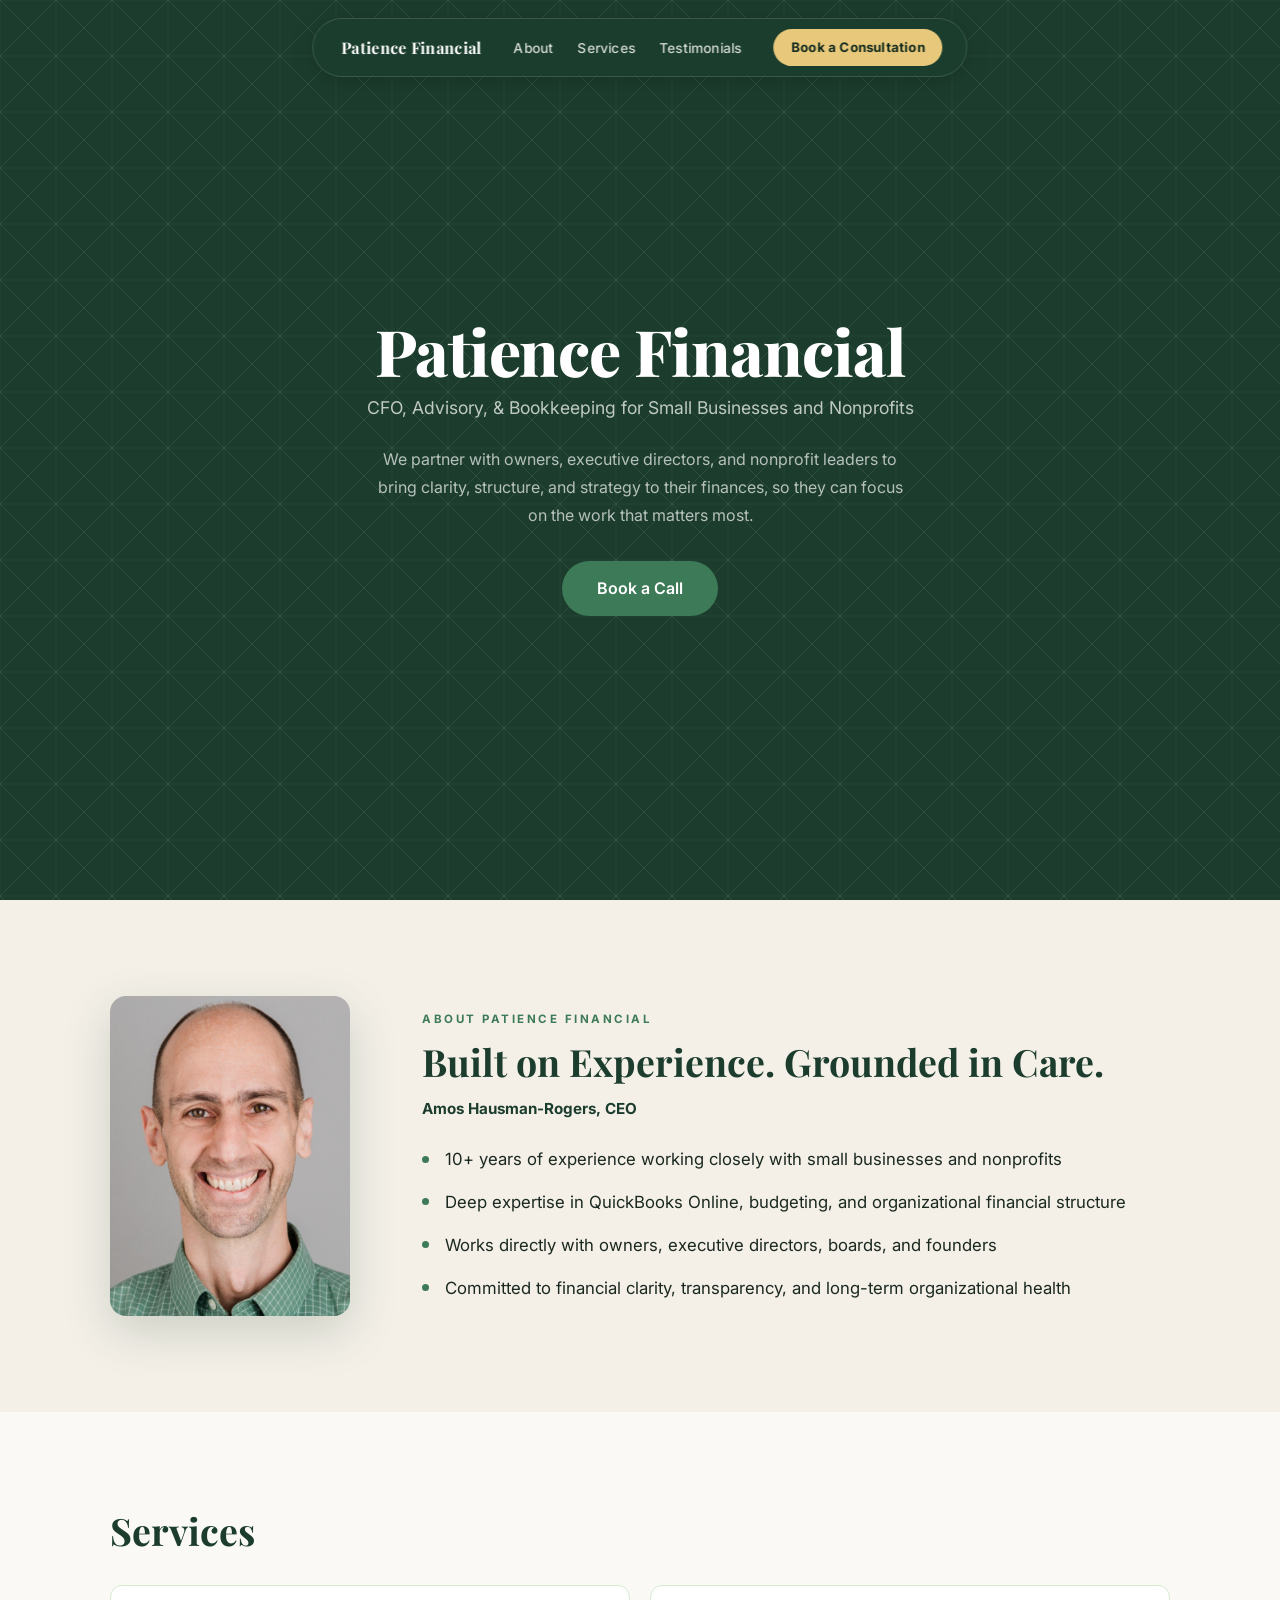
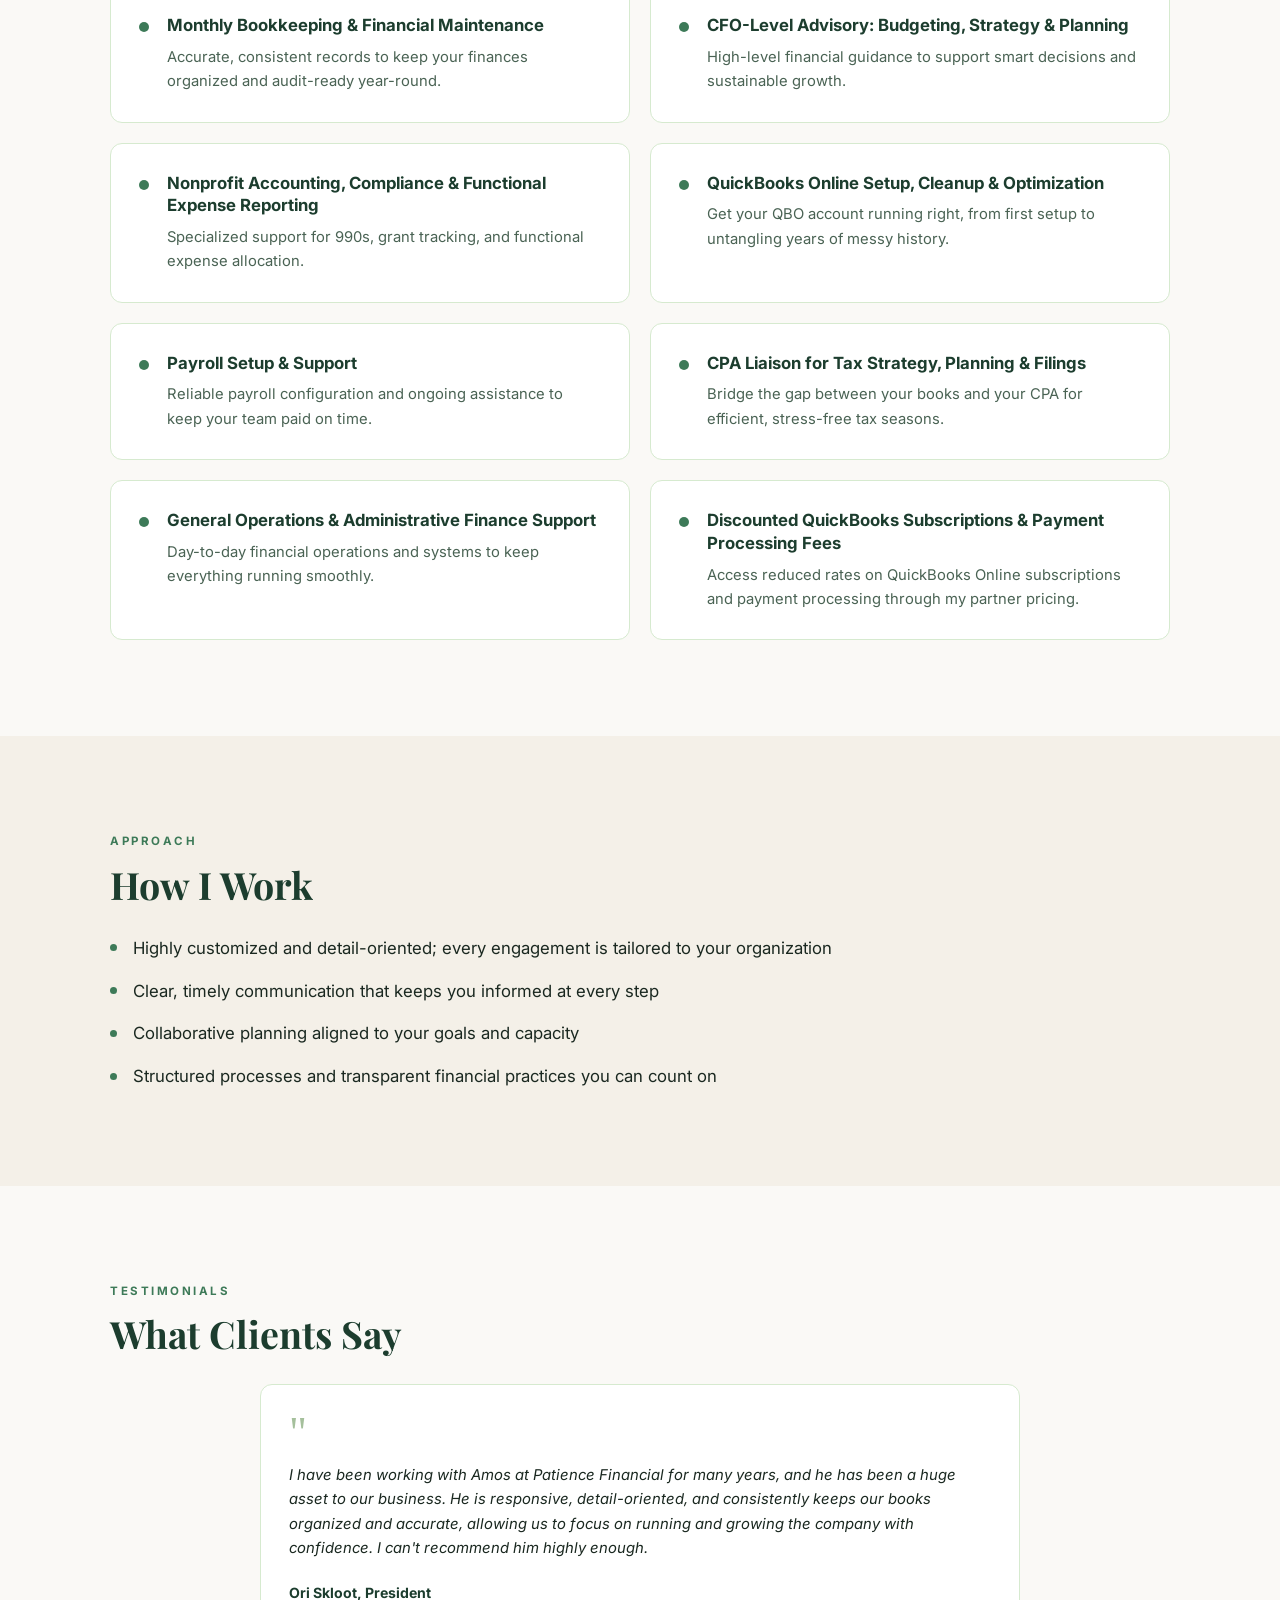
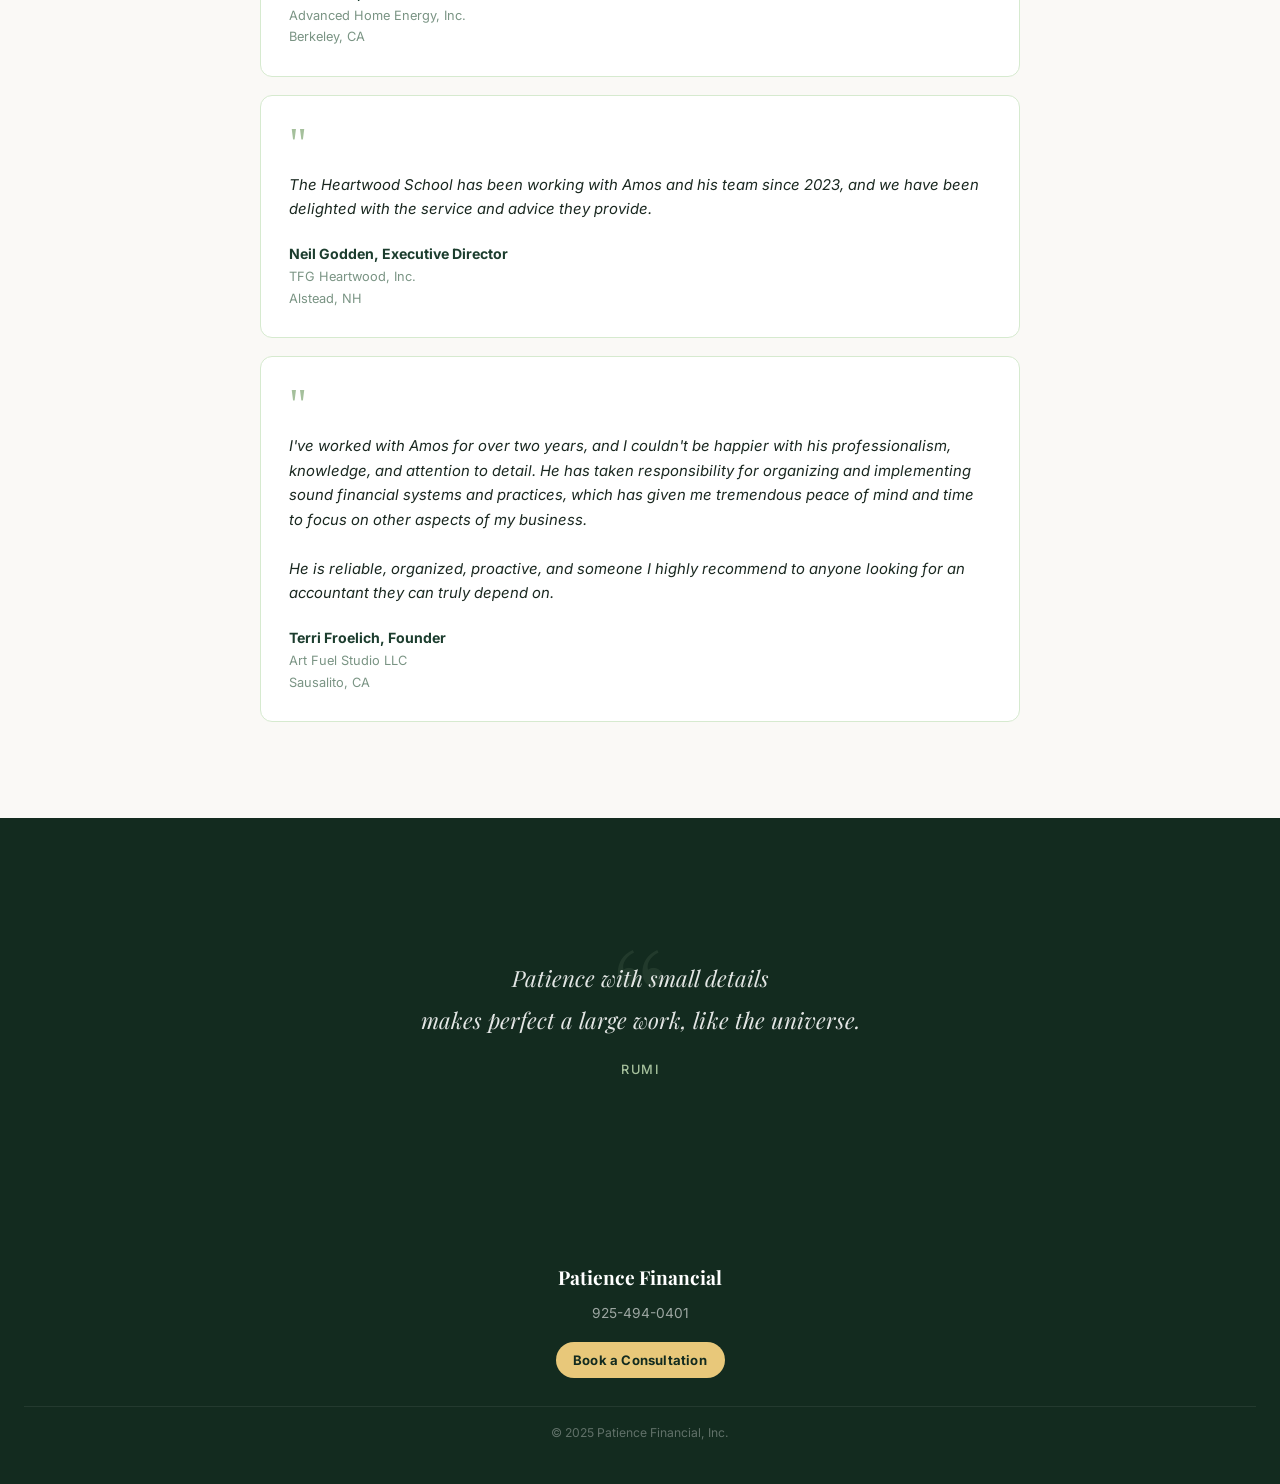
<file: index.html>
<!DOCTYPE html>
<html lang="en">
<head>
  <meta charset="UTF-8" />
  <meta name="viewport" content="width=device-width, initial-scale=1.0" />
  <title>Patience Financial | Amos Hausman-Rogers</title>
  <link rel="preconnect" href="https://fonts.googleapis.com">
  <link rel="preconnect" href="https://fonts.gstatic.com" crossorigin>
  <link href="https://fonts.googleapis.com/css2?family=Inter:wght@400;500;600;700&family=Playfair+Display:ital,wght@0,700;0,800;1,400;1,500&display=swap" rel="stylesheet">
  <style>
    /* ===== RESET & BASE ===== */
    *, *::before, *::after { box-sizing: border-box; margin: 0; padding: 0; }

    :root {
      --deep:        #1c3d2e;
      --deep-2:      #132b1f;
      --mid:         #2d5a42;
      --accent:      #3d7a58;
      --sage:        #a5c09c;
      --sage-light:  #d6eacf;
      --cream:       #f4f0e8;
      --off-white:   #faf9f6;
      --white:       #ffffff;
      --text:        #1a2820;
      --text-mid:    #4a6354;
      --text-light:  #7a9484;
      --radius:      12px;
      --trans:       0.28s ease;
      --font:        'Inter', system-ui, -apple-system, sans-serif;
      --font-serif:  'Playfair Display', Georgia, serif;
    }

    html { scroll-behavior: smooth; }

    body {
      font-family: var(--font);
      color: var(--text);
      background: var(--white);
      line-height: 1.7;
      overflow-x: hidden;
    }

    /* ===== NAVBAR ===== */
    #navbar {
      position: fixed;
      top: 1.1rem;
      left: 50%;
      transform: translateX(-50%);
      z-index: 1000;
      background: rgba(28, 61, 46, 0.82);
      backdrop-filter: blur(16px);
      -webkit-backdrop-filter: blur(16px);
      border: 1px solid rgba(165, 192, 156, 0.22);
      border-radius: 999px;
      padding: 0.65rem 1.5rem 0.65rem 1.75rem;
      display: flex;
      align-items: center;
      gap: 2rem;
      transition: background var(--trans), box-shadow var(--trans);
      box-shadow: 0 4px 24px rgba(0,0,0,0.18);
    }

    #navbar.scrolled {
      background: rgba(19, 43, 31, 0.95);
    }

    .nav-brand {
      font-family: var(--font-serif);
      font-size: 1rem;
      font-weight: 700;
      color: #fff;
      letter-spacing: 0.3px;
      white-space: nowrap;
    }

    .nav-links {
      list-style: none;
      display: flex;
      gap: 1.5rem;
    }

    .nav-links a {
      color: rgba(255,255,255,0.82);
      text-decoration: none;
      font-size: 0.85rem;
      font-weight: 500;
      letter-spacing: 0.2px;
      transition: color var(--trans);
    }

    .nav-links a:hover { color: var(--sage); }

    .nav-cta {
      display: inline-block;
      padding: 0.45rem 1.1rem;
      background: #e8c87a;
      color: var(--deep-2);
      font-family: var(--font);
      font-size: 0.82rem;
      font-weight: 700;
      text-decoration: none;
      border-radius: 999px;
      white-space: nowrap;
      letter-spacing: 0.2px;
      transition: background var(--trans), transform var(--trans);
      flex-shrink: 0;
    }

    .nav-cta:hover {
      background: #f0d690;
      transform: translateY(-1px);
    }

    .nav-toggle {
      display: none;
      background: none;
      border: none;
      color: #fff;
      font-size: 1.35rem;
      cursor: pointer;
      padding: 0.1rem 0.3rem;
      line-height: 1;
    }

    /* ===== SHARED ===== */
    section { padding: 6rem 1.5rem; }

    .container {
      max-width: 1060px;
      margin: 0 auto;
    }

    .section-eyebrow {
      font-size: 0.72rem;
      font-weight: 700;
      letter-spacing: 2.5px;
      text-transform: uppercase;
      color: var(--accent);
      margin-bottom: 0.6rem;
    }

    h2 {
      font-family: var(--font-serif);
      font-size: clamp(1.75rem, 4vw, 2.35rem);
      font-weight: 700;
      color: var(--deep);
      line-height: 1.2;
      margin-bottom: 1.75rem;
    }

    .bullet-list {
      list-style: none;
      display: flex;
      flex-direction: column;
      gap: 1rem;
    }

    .bullet-list li {
      display: flex;
      align-items: flex-start;
      gap: 1rem;
      font-size: 1.05rem;
      color: var(--text);
      line-height: 1.6;
    }

    .bullet-list li::before {
      content: '';
      width: 7px;
      height: 7px;
      background: var(--accent);
      border-radius: 50%;
      flex-shrink: 0;
      margin-top: 0.58rem;
    }

    /* ===== HERO ===== */
    #hero {
      background: var(--deep);
      min-height: 100svh;
      display: flex;
      align-items: center;
      justify-content: center;
      text-align: center;
      position: relative;
      overflow: hidden;
      padding: 8rem 1.5rem 6rem;
    }

    .hero-bg {
      position: absolute;
      inset: 0;
      pointer-events: none;
    }

    .hero-content {
      position: relative;
      z-index: 1;
      max-width: 660px;
    }

    .hero-mark {
      width: 260px;
      height: 260px;
      margin: 0 auto 2rem;
      mix-blend-mode: multiply;
      display: block;
    }

    #hero h1 {
      font-family: var(--font-serif);
      font-size: clamp(2.6rem, 7vw, 4rem);
      font-weight: 800;
      color: #fff;
      line-height: 1.1;
      letter-spacing: -1px;
      margin-bottom: 0.5rem;
    }

    .hero-name {
      font-size: clamp(0.9rem, 2vw, 1rem);
      color: var(--sage);
      letter-spacing: 1.5px;
      text-transform: uppercase;
      font-weight: 500;
      margin-bottom: 1.25rem;
      opacity: 0.85;
    }

    .hero-tagline {
      font-size: clamp(0.95rem, 2.5vw, 1.1rem);
      color: rgba(255,255,255,0.72);
      font-weight: 400;
      margin-bottom: 1.5rem;
      line-height: 1.5;
    }

    .hero-intro {
      font-size: 1rem;
      color: rgba(255,255,255,0.68);
      line-height: 1.75;
      max-width: 540px;
      margin: 0 auto;
    }

    .hero-btn {
      display: inline-block;
      margin-top: 2rem;
      padding: 0.85rem 2.2rem;
      background: var(--accent);
      color: #fff;
      font-family: var(--font);
      font-size: 1rem;
      font-weight: 600;
      text-decoration: none;
      border-radius: 999px;
      transition: background var(--trans), transform var(--trans);
    }

    .hero-btn:hover {
      background: var(--mid);
      transform: translateY(-2px);
    }

    /* ===== QUOTES ===== */
    #quotes {
      background: var(--deep-2);
      padding: 6rem 1.5rem;
    }

    .quotes-inner {
      max-width: 660px;
      margin: 0 auto;
      display: flex;
      flex-direction: column;
      align-items: center;
    }

    .q-item {
      position: relative;
      text-align: center;
      padding: 2.75rem 1rem;
      width: 100%;
    }

    .q-deco {
      font-family: var(--font-serif);
      font-size: 9rem;
      line-height: 1;
      color: var(--sage);
      opacity: 0.1;
      position: absolute;
      top: 0.5rem;
      left: 50%;
      transform: translateX(-50%);
      pointer-events: none;
      user-select: none;
    }

    .q-item blockquote {
      font-family: var(--font-serif);
      font-style: italic;
      font-size: clamp(1.1rem, 2.5vw, 1.3rem);
      color: rgba(255,255,255,0.88);
      line-height: 1.7;
      position: relative;
      z-index: 1;
    }

    .q-featured blockquote {
      font-size: clamp(1.15rem, 2.8vw, 1.4rem);
      line-height: 1.85;
      white-space: pre-line;
    }

    .q-item cite {
      display: block;
      margin-top: 1.1rem;
      font-size: 0.8rem;
      font-style: normal;
      color: var(--sage);
      letter-spacing: 1.5px;
      text-transform: uppercase;
      font-weight: 500;
      position: relative;
      z-index: 1;
    }

    .q-divider {
      display: flex;
      align-items: center;
      gap: 0.75rem;
      width: 100%;
      justify-content: center;
    }

    .q-divider::before,
    .q-divider::after {
      content: '';
      flex: 1;
      max-width: 80px;
      height: 1px;
      background: rgba(165,192,156,0.2);
    }

    .q-divider span {
      color: var(--sage);
      opacity: 0.4;
      font-size: 0.6rem;
      letter-spacing: 4px;
    }

    /* ===== ABOUT ===== */
    #about { background: var(--cream); }

    .about-layout {
      display: grid;
      grid-template-columns: 240px 1fr;
      gap: 4.5rem;
      align-items: center;
    }

    .about-photo {
      width: 100%;
      aspect-ratio: 3 / 4;
      border-radius: 16px;
      overflow: hidden;
      box-shadow: 0 16px 48px rgba(28, 61, 46, 0.18);
      flex-shrink: 0;
    }

    .about-photo img {
      width: 100%;
      height: 100%;
      object-fit: cover;
      object-position: center top;
    }

    .about-mobile-eyebrow {
      display: none;
    }

    .about-title {
      font-size: 0.95rem;
      font-weight: 700;
      color: var(--deep);
      margin: -1rem 0 1.5rem;
    }

    /* ===== SERVICES ===== */
    #services { background: var(--off-white); }

    .svc-list {
      display: grid;
      grid-template-columns: 1fr 1fr;
      gap: 1.25rem;
      margin-top: 2rem;
    }

    .svc-item {
      display: flex;
      align-items: flex-start;
      gap: 1.1rem;
      padding: 1.75rem;
      background: var(--white);
      border-radius: var(--radius);
      border: 1px solid var(--sage-light);
    }

    .svc-dot {
      width: 10px;
      height: 10px;
      background: var(--accent);
      border-radius: 50%;
      flex-shrink: 0;
      margin-top: 0.5rem;
    }

    .svc-item h3 {
      font-size: 1.05rem;
      font-weight: 700;
      color: var(--deep);
      line-height: 1.35;
      margin-bottom: 0.5rem;
    }

    .svc-item p {
      font-size: 0.925rem;
      color: var(--text-mid);
      line-height: 1.65;
    }

    /* ===== HOW I WORK ===== */
    #how { background: var(--cream); }

    /* ===== TESTIMONIALS ===== */
    #testimonials { background: var(--off-white); }

    .testi-grid {
      display: grid;
      grid-template-columns: 1fr;
      gap: 1.1rem;
      margin: 0.5rem auto 0;
      max-width: 760px;
    }

    .testi-card {
      background: var(--white);
      border: 1px solid var(--sage-light);
      border-radius: var(--radius);
      padding: 1.75rem;
    }

    .placeholder-tag {
      display: inline-block;
      font-size: 0.65rem;
      font-weight: 700;
      letter-spacing: 0.8px;
      text-transform: uppercase;
      background: #fef3c7;
      color: #92400e;
      border: 1px solid #fde68a;
      border-radius: 4px;
      padding: 0.2rem 0.55rem;
      margin-bottom: 1rem;
    }

    .quote-glyph {
      font-size: 2.75rem;
      line-height: 0.9;
      color: var(--sage);
      font-family: Georgia, serif;
      margin-bottom: 0.6rem;
    }

    .testi-card blockquote {
      font-size: 0.93rem;
      color: var(--text);
      line-height: 1.65;
      font-style: italic;
      margin-bottom: 1.25rem;
    }

    .testi-name {
      font-weight: 700;
      font-size: 0.88rem;
      color: var(--deep);
    }

    .testi-role {
      font-size: 0.8rem;
      color: var(--text-light);
    }

    /* ===== FOOTER ===== */
    #footer {
      background: var(--deep-2);
      color: rgba(255,255,255,0.62);
      padding: 2.5rem 1.5rem;
      text-align: center;
    }

    .footer-brand {
      font-family: var(--font-serif);
      font-size: 1.2rem;
      font-weight: 700;
      color: #fff;
      margin-bottom: 0.4rem;
    }

    .footer-details {
      font-size: 0.86rem;
      line-height: 1.9;
      margin-bottom: 1rem;
    }

    .footer-details a {
      color: rgba(255,255,255,0.58);
      text-decoration: none;
      transition: color var(--trans);
    }

    .footer-details a:hover { color: var(--sage); }

    .footer-cta {
      margin-bottom: 1.25rem;
    }

    .footer-copy {
      font-size: 0.76rem;
      color: rgba(255,255,255,0.33);
      border-top: 1px solid rgba(255,255,255,0.07);
      padding-top: 1rem;
      margin-top: 0.5rem;
    }

    /* ===== SCROLL FADE IN ===== */
    .fade {
      opacity: 0;
      transform: translateY(22px);
      transition: opacity 0.55s ease, transform 0.55s ease;
    }

    .fade.in {
      opacity: 1;
      transform: none;
    }

    /* ===== RESPONSIVE ===== */
    @media (max-width: 820px) {
      .contact-wrap { grid-template-columns: 1fr; gap: 2rem; }
      .about-layout { grid-template-columns: 1fr; gap: 2rem; }
      .about-mobile-eyebrow { display: block; order: 1; margin-bottom: -0.8rem; }
      .about-photo { order: 2; }
      .about-text { order: 3; }
      .about-text .section-eyebrow { display: none; }
      .about-photo { max-width: 210px; aspect-ratio: 1; border-radius: 50%; margin: 0 auto; }
    }

    @media (max-width: 680px) {
      #navbar {
        display: grid;
        grid-template-columns: minmax(0, 1fr) auto auto;
        border-radius: 14px;
        top: 0.75rem;
        padding: 0.6rem 0.7rem;
        gap: 0.45rem;
        max-width: calc(100% - 1.5rem);
        width: calc(100% - 1.5rem);
      }

      .nav-brand {
        grid-column: 1;
        grid-row: 1;
        font-size: 0.92rem;
        overflow: hidden;
        text-overflow: ellipsis;
      }

      .nav-cta {
        grid-column: 2;
        grid-row: 1;
        justify-self: end;
        text-align: center;
        padding: 0.45rem 0.65rem;
        font-size: 0.72rem;
      }

      .nav-links {
        display: none;
        flex-direction: column;
        position: fixed;
        top: 4.35rem;
        left: 0.75rem;
        right: 0.75rem;
        background: rgba(19, 43, 31, 0.97);
        backdrop-filter: blur(16px);
        border-radius: 14px;
        padding: 1.25rem 1.5rem;
        gap: 1.1rem;
        border: 1px solid rgba(165, 192, 156, 0.15);
        box-shadow: 0 8px 32px rgba(0,0,0,0.25);
      }

      .nav-links.open { display: flex; }
      .nav-toggle { display: block; grid-column: 3; grid-row: 1; justify-self: end; }

      section { padding: 4rem 1.25rem; }

      .svc-list { grid-template-columns: 1fr; }
    }
  </style>
</head>
<body>

  <!-- ====== NAVBAR ====== -->
  <nav id="navbar" aria-label="Main navigation">
    <span class="nav-brand">Patience Financial</span>
    <ul class="nav-links" id="navLinks">
      <li><a href="#about">About</a></li>
      <li><a href="#services">Services</a></li>
      <li><a href="#testimonials">Testimonials</a></li>
    </ul>
    <a href="https://calendly.com/patience-financial/mtg" class="nav-cta" target="_blank" rel="noopener">Book a Consultation</a>
    <button class="nav-toggle" id="navToggle" aria-label="Toggle menu">&#9776;</button>
  </nav>

  <!-- ====== HERO ====== -->
  <section id="hero">
    <!-- Geometric SVG pattern -->
    <svg class="hero-bg" xmlns="http://www.w3.org/2000/svg" width="100%" height="100%">
      <defs>
        <pattern id="geo" x="0" y="0" width="56" height="56" patternUnits="userSpaceOnUse">
          <path d="M0 0 L56 56 M56 0 L0 56" stroke="rgba(165,192,156,0.14)" stroke-width="1" fill="none"/>
          <rect width="56" height="56" stroke="rgba(165,192,156,0.06)" fill="none"/>
        </pattern>
      </defs>
      <rect width="100%" height="100%" fill="url(#geo)"/>
    </svg>

    <div class="hero-content">
      <h1>Patience Financial</h1>
      <p class="hero-tagline">CFO, Advisory, &amp; Bookkeeping for Small Businesses and Nonprofits</p>
      <p class="hero-intro">
        We partner with owners, executive directors, and nonprofit leaders to bring clarity, structure, and strategy to their finances, so they can focus on the work that matters most.
      </p>
      <a class="hero-btn" href="https://calendly.com/patience-financial/mtg" target="_blank" rel="noopener">Book a Call</a>
    </div>
  </section>

  <!-- ====== ABOUT ====== -->
  <section id="about">
    <div class="container">
      <div class="about-layout fade">
        <p class="section-eyebrow about-mobile-eyebrow">About Patience Financial</p>
        <div class="about-photo">
          <img src="images/Amos.jpeg" alt="Amos Hausman-Rogers" />
        </div>
        <div class="about-text">
          <p class="section-eyebrow">About Patience Financial</p>
          <h2>Built on Experience. Grounded in Care.</h2>
          <p class="about-title">Amos Hausman-Rogers, CEO</p>
          <ul class="bullet-list">
            <li>10+ years of experience working closely with small businesses and nonprofits</li>
            <li>Deep expertise in QuickBooks Online, budgeting, and organizational financial structure</li>
            <li>Works directly with owners, executive directors, boards, and founders</li>
            <li>Committed to financial clarity, transparency, and long-term organizational health</li>
          </ul>
        </div>
      </div>
    </div>
  </section>

  <!-- ====== SERVICES ====== -->
  <section id="services">
    <div class="container">
      <h2 class="fade">Services</h2>
      <div class="svc-list">

        <div class="svc-item fade">
          <div class="svc-dot"></div>
          <div>
            <h3>Monthly Bookkeeping &amp; Financial Maintenance</h3>
            <p>Accurate, consistent records to keep your finances organized and audit-ready year-round.</p>
          </div>
        </div>

        <div class="svc-item fade">
          <div class="svc-dot"></div>
          <div>
            <h3>CFO-Level Advisory: Budgeting, Strategy &amp; Planning</h3>
            <p>High-level financial guidance to support smart decisions and sustainable growth.</p>
          </div>
        </div>

        <div class="svc-item fade">
          <div class="svc-dot"></div>
          <div>
            <h3>Nonprofit Accounting, Compliance &amp; Functional Expense Reporting</h3>
            <p>Specialized support for 990s, grant tracking, and functional expense allocation.</p>
          </div>
        </div>

        <div class="svc-item fade">
          <div class="svc-dot"></div>
          <div>
            <h3>QuickBooks Online Setup, Cleanup &amp; Optimization</h3>
            <p>Get your QBO account running right, from first setup to untangling years of messy history.</p>
          </div>
        </div>

        <div class="svc-item fade">
          <div class="svc-dot"></div>
          <div>
            <h3>Payroll Setup &amp; Support</h3>
            <p>Reliable payroll configuration and ongoing assistance to keep your team paid on time.</p>
          </div>
        </div>

        <div class="svc-item fade">
          <div class="svc-dot"></div>
          <div>
            <h3>CPA Liaison for Tax Strategy, Planning &amp; Filings</h3>
            <p>Bridge the gap between your books and your CPA for efficient, stress-free tax seasons.</p>
          </div>
        </div>

        <div class="svc-item fade">
          <div class="svc-dot"></div>
          <div>
            <h3>General Operations &amp; Administrative Finance Support</h3>
            <p>Day-to-day financial operations and systems to keep everything running smoothly.</p>
          </div>
        </div>

        <div class="svc-item fade">
          <div class="svc-dot"></div>
          <div>
            <h3>Discounted QuickBooks Subscriptions &amp; Payment Processing Fees</h3>
            <p>Access reduced rates on QuickBooks Online subscriptions and payment processing through my partner pricing.</p>
          </div>
        </div>

      </div>
    </div>
  </section>

  <!-- ====== HOW I WORK ====== -->
  <section id="how">
    <div class="container fade">
      <p class="section-eyebrow">Approach</p>
      <h2>How I Work</h2>
      <ul class="bullet-list">
        <li>Highly customized and detail-oriented; every engagement is tailored to your organization</li>
        <li>Clear, timely communication that keeps you informed at every step</li>
        <li>Collaborative planning aligned to your goals and capacity</li>
        <li>Structured processes and transparent financial practices you can count on</li>
      </ul>
    </div>
  </section>

  <!-- ====== TESTIMONIALS ====== -->
  <section id="testimonials">
    <div class="container">
      <p class="section-eyebrow fade">Testimonials</p>
      <h2 class="fade">What Clients Say</h2>
      <div class="testi-grid">

        <div class="testi-card fade">
          <div class="quote-glyph">"</div>
          <blockquote>I have been working with Amos at Patience Financial for many years, and he has been a huge asset to our business. He is responsive, detail-oriented, and consistently keeps our books organized and accurate, allowing us to focus on running and growing the company with confidence. I can't recommend him highly enough.</blockquote>
          <div class="testi-name">Ori Skloot, President</div>
          <div class="testi-role">Advanced Home Energy, Inc.<br>Berkeley, CA</div>
        </div>

        <div class="testi-card fade">
          <div class="quote-glyph">"</div>
          <blockquote>The Heartwood School has been working with Amos and his team since 2023, and we have been delighted with the service and advice they provide.</blockquote>
          <div class="testi-name">Neil Godden, Executive Director</div>
          <div class="testi-role">TFG Heartwood, Inc.<br>Alstead, NH</div>
        </div>

        <div class="testi-card fade">
          <div class="quote-glyph">"</div>
          <blockquote>I've worked with Amos for over two years, and I couldn't be happier with his professionalism, knowledge, and attention to detail. He has taken responsibility for organizing and implementing sound financial systems and practices, which has given me tremendous peace of mind and time to focus on other aspects of my business.<br><br>He is reliable, organized, proactive, and someone I highly recommend to anyone looking for an accountant they can truly depend on.</blockquote>
          <div class="testi-name">Terri Froelich, Founder</div>
          <div class="testi-role">Art Fuel Studio LLC<br>Sausalito, CA</div>
        </div>

      </div>
    </div>
  </section>

  <!-- ====== QUOTES ====== -->
  <section id="quotes">
    <div class="quotes-inner">

      <div class="q-item q-featured fade">
        <div class="q-deco">&ldquo;</div>
        <blockquote>Patience with small details
makes perfect a large work, like the universe.</blockquote>
        <cite>Rumi</cite>
      </div>

    </div>
  </section>

  <!-- ====== FOOTER ====== -->
  <footer id="footer">
    <div class="footer-brand">Patience Financial</div>
    <div class="footer-details">
      <a href="tel:+19254940401">925-494-0401</a>
    </div>
    <a href="https://calendly.com/patience-financial/mtg" class="nav-cta footer-cta" target="_blank" rel="noopener">Book a Consultation</a>
    <div class="footer-copy">&copy; 2025 Patience Financial, Inc.</div>
  </footer>

  <script>
    // ---- Mobile nav ----
    const toggle = document.getElementById('navToggle');
    const links  = document.getElementById('navLinks');

    toggle.addEventListener('click', () => links.classList.toggle('open'));
    links.querySelectorAll('a').forEach(a =>
      a.addEventListener('click', () => links.classList.remove('open'))
    );

    // ---- Navbar scroll opacity ----
    window.addEventListener('scroll', () => {
      document.getElementById('navbar').classList.toggle('scrolled', window.scrollY > 40);
    }, { passive: true });

    // ---- Scroll fade-in ----
    const observer = new IntersectionObserver((entries) => {
      entries.forEach(entry => {
        if (entry.isIntersecting) {
          entry.target.classList.add('in');
          observer.unobserve(entry.target);
        }
      });
    }, { threshold: 0.1 });

    document.querySelectorAll('.fade').forEach(el => observer.observe(el));
  </script>

</body>
</html>
</file>
